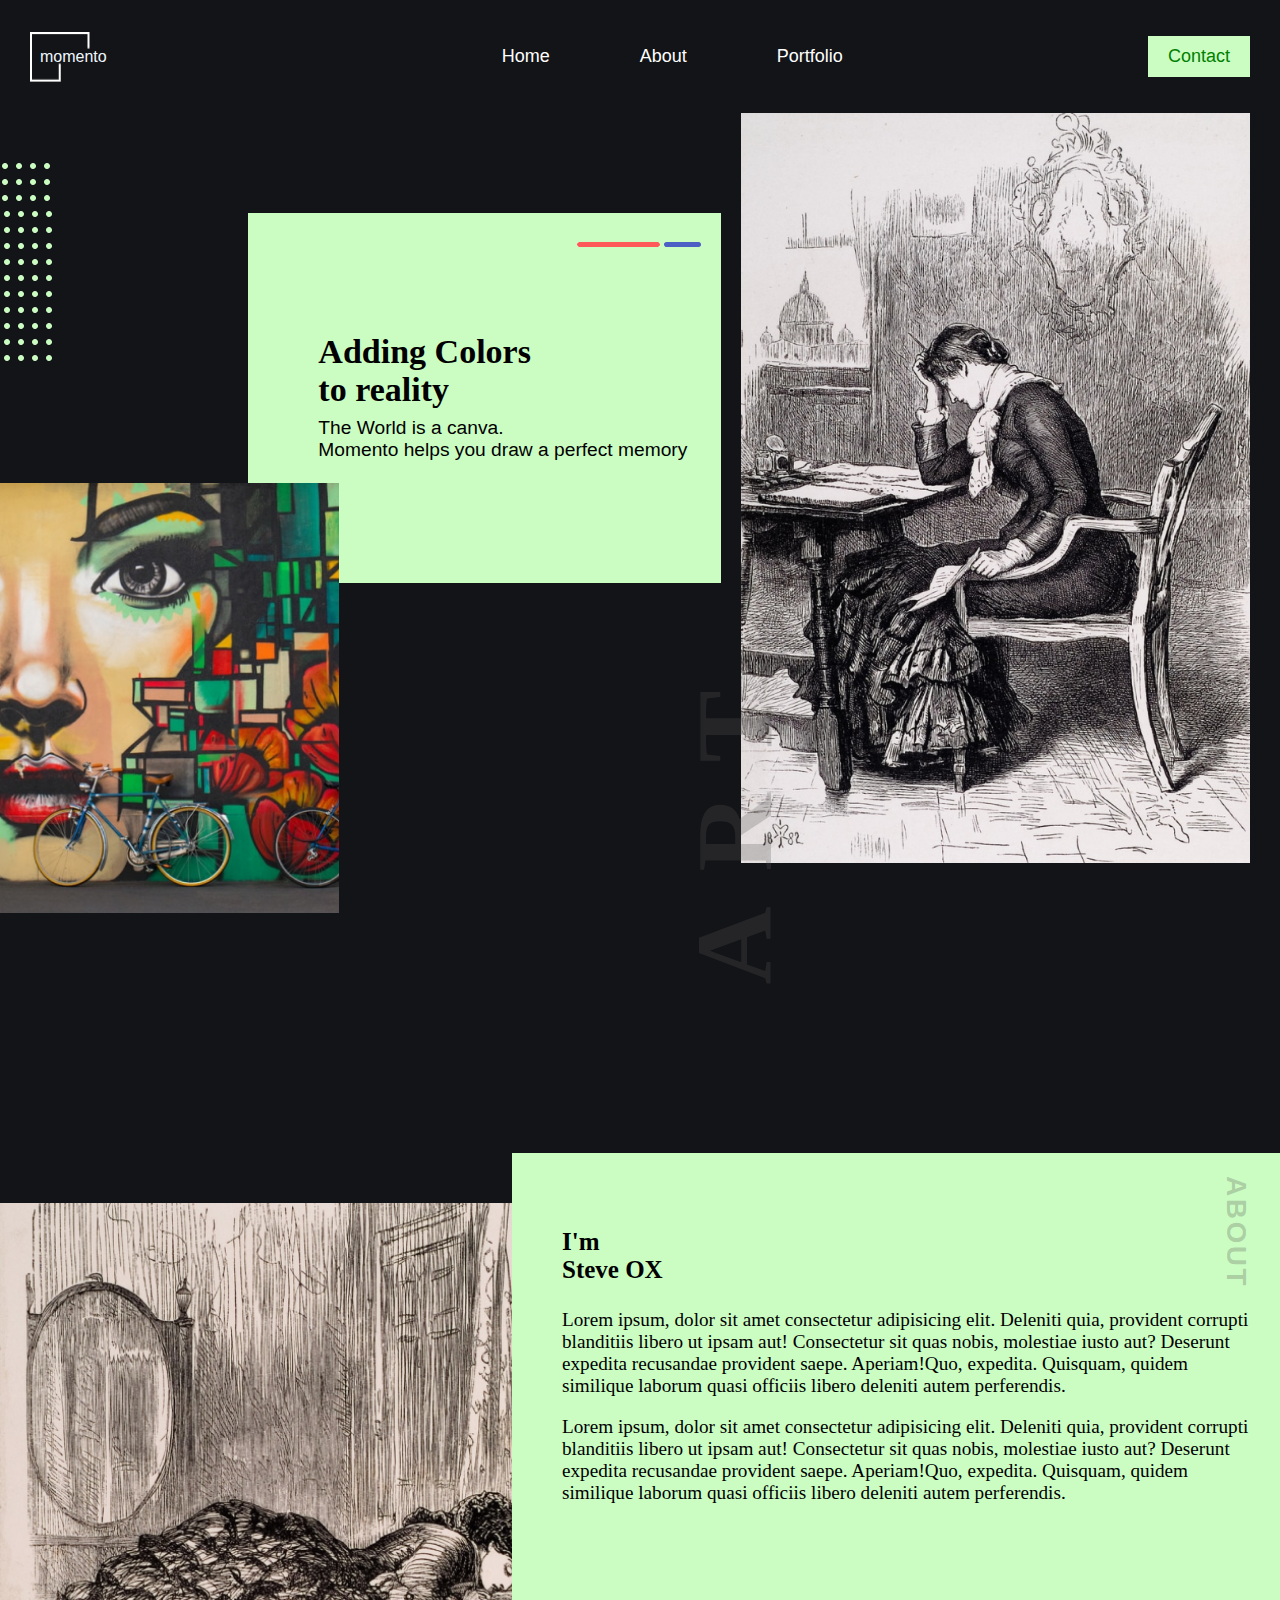
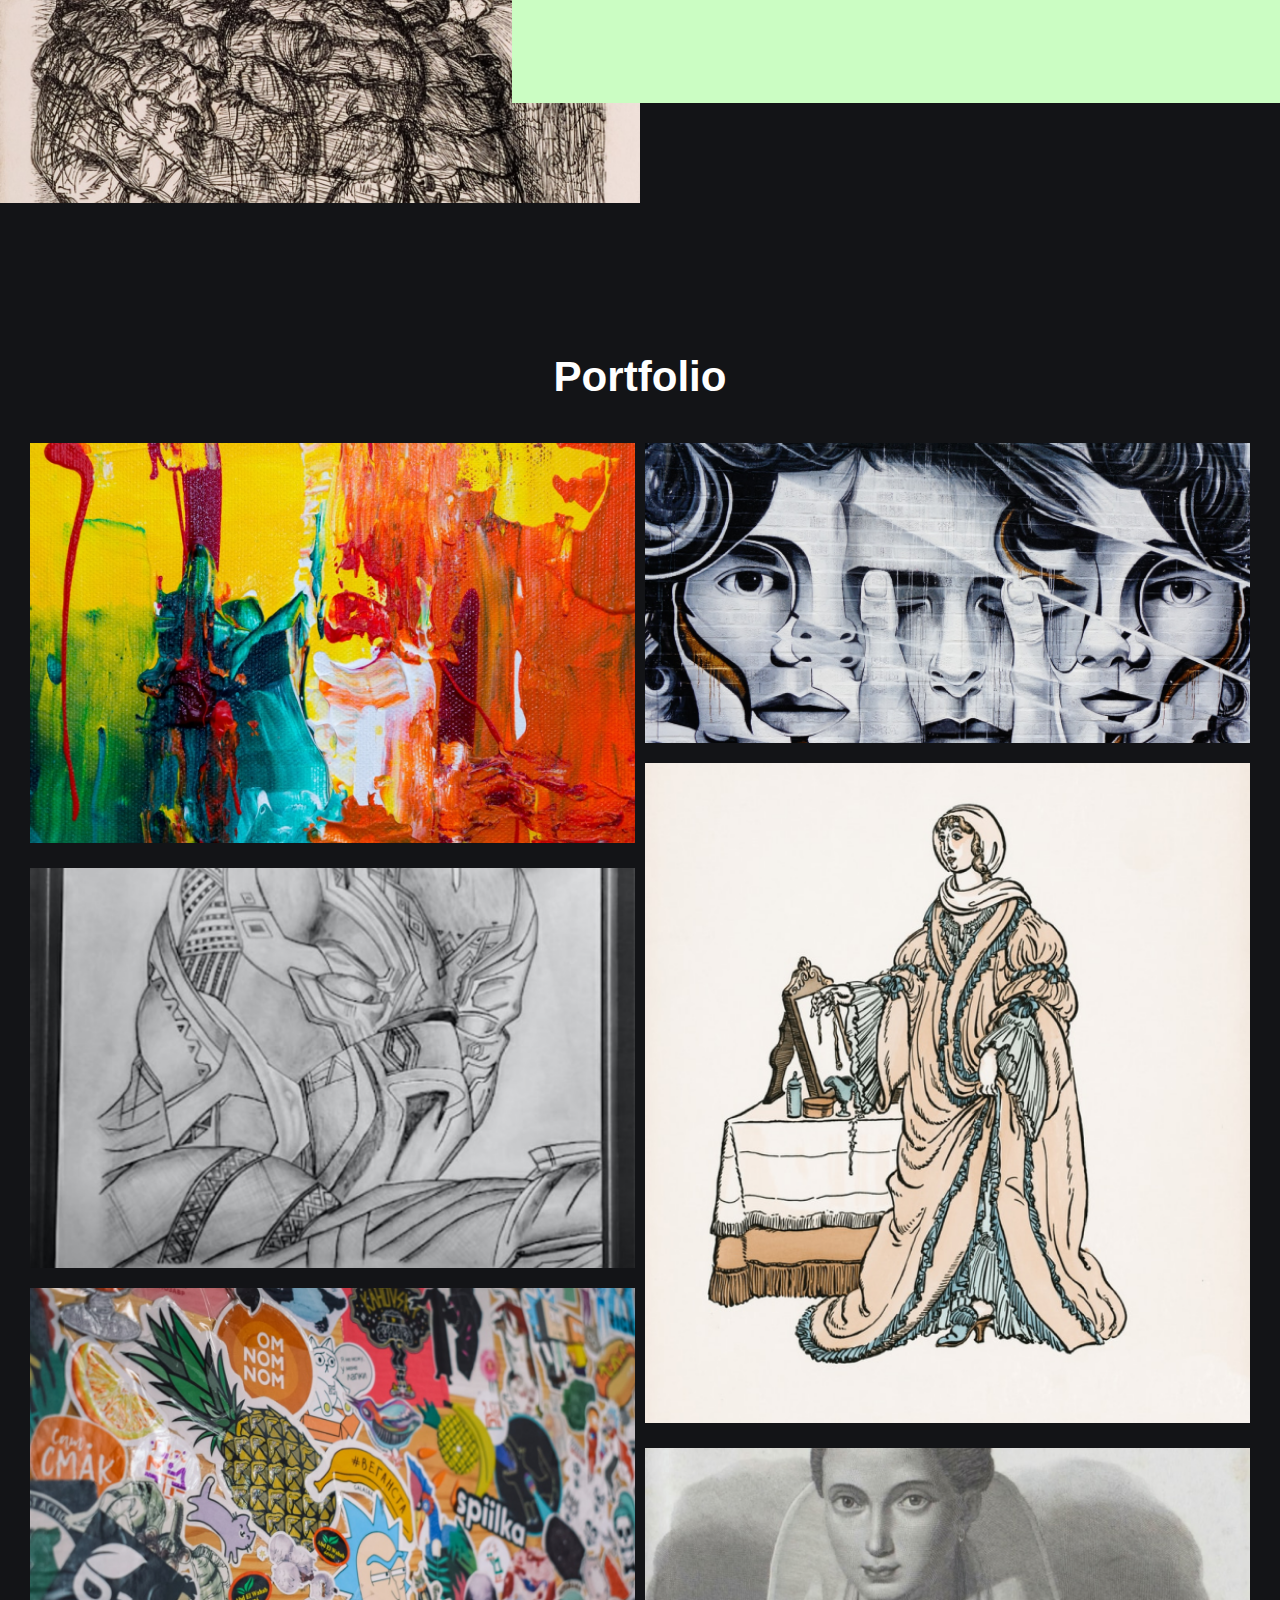
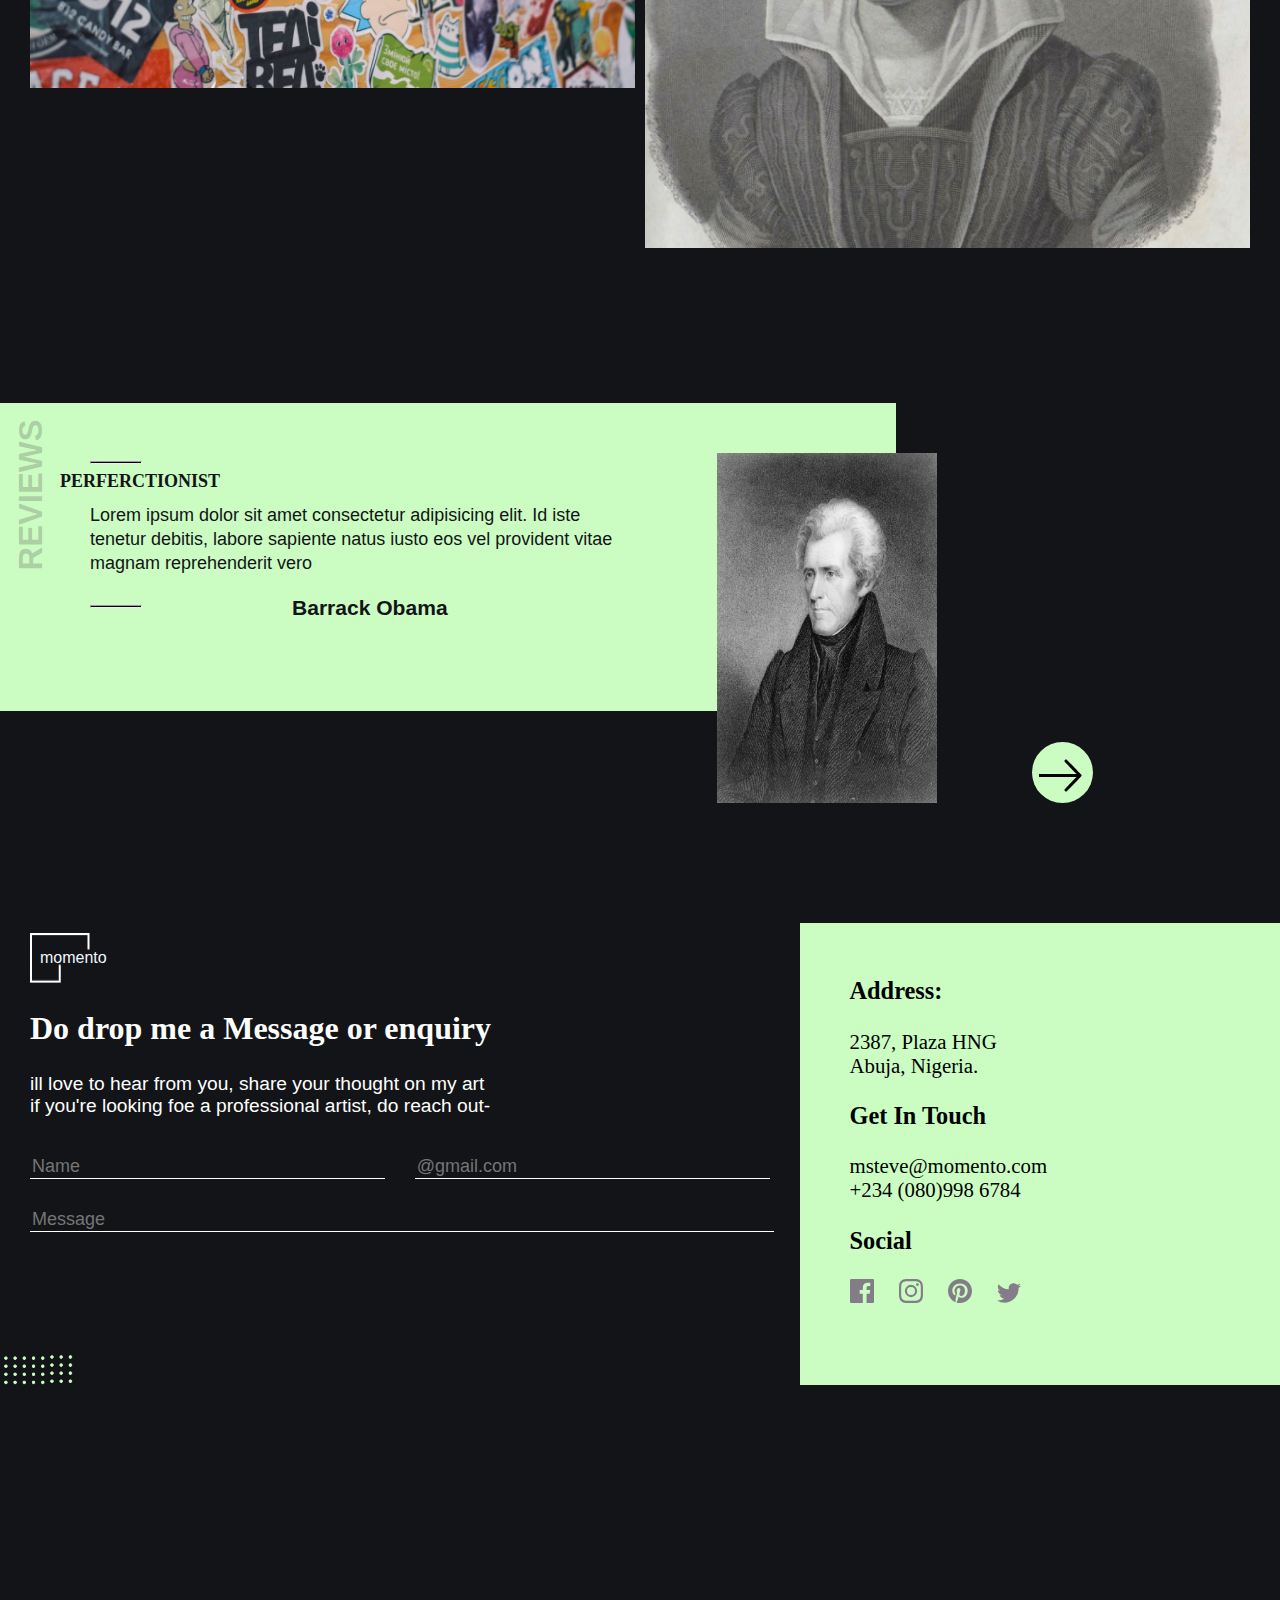
<file: figma/index.html>
<!DOCTYPE html>
<html lang="en">
<head>
    <meta charset="UTF-8">
    <meta name="viewport" content="width=device-width, initial-scale=1.0">
    <title>ArtistPorfolio</title>
    <link rel="stylesheet" href="index.css">
</head>
<body>
    <header>
        <div class="logo">
            <img src="./image/Vector 1.png" alt="">
            <p class="logo-text">momento</p>
        </div>
        <div class="toggle">
            <img class="toggle-img" src="./image/nav-bar.png" alt="">
        </div>
        <div class="nav">
            <ul>
                <li><a href="">Home</a></li>
                <li><a href="">About</a></li>
                <li><a href="">Portfolio</a></li>
            </ul>
        </div>
        <div class="contact">
            <ul>
                <li><a href="">Contact</a></li>
            </ul>
        </div>
    </header>
    <section class="main">
        <div class="bg-img">
            <img class="bg-img-image" src="./image/Rectangle3.png" alt="">
        </div>

        <div class="main-content">
            <div class="main-items">
                <div class="main-items-shapes">
                    <img src="./image/square1 (2).png" alt="">
                    <img src="./image/square1 (1).png" alt="">
                </div>
                <div class="main-items-text">
                    <h2>Adding Colors<br>to reality</h2>
                    <p>The World is a canva.<br>
                        Momento helps you draw a perfect memory
                    </p>
                </div>
                
            </div>
            <div class="main-items-image">
                
            </div>
        </div>
        <div class="transform">
            <h3 class="transform-text">ART</h3>
        </div>
        <div class="group-item">
            <img class="group-image" src="./image/Group 5.png" alt="">
        </div>
    </section>
    <section class="about">
        <div class="about-image">
        </div>
        <div class="about-text">
            <div class="about-first-text">
                <h3>I'm <br> Steve OX</h3>
                <p>Lorem ipsum, dolor sit amet consectetur adipisicing elit.
                     Deleniti quia, provident corrupti blanditiis libero ut 
                     ipsam aut! Consectetur sit quas nobis, molestiae iusto aut? 
                     Deserunt expedita recusandae provident saepe. Aperiam!Quo, 
                     expedita. Quisquam, quidem similique laborum quasi officiis 
                     libero deleniti autem perferendis.</p>
                     <p>Lorem ipsum, dolor sit amet consectetur adipisicing elit.
                        Deleniti quia, provident corrupti blanditiis libero ut 
                        ipsam aut! Consectetur sit quas nobis, molestiae iusto aut? 
                        Deserunt expedita recusandae provident saepe. Aperiam!Quo, 
                        expedita. Quisquam, quidem similique laborum quasi officiis 
                        libero deleniti autem perferendis.</p>
            </div>
            <div class="about-second-text">
                <h3 class="second-transform">ABOUT</h3>
            </div>
        </div>
    </section>
    <section class="portfolio">
            <div class="portfolio-text">
                    <h3>Portfolio</h3>
            </div>
            <div class="portfolio-grid">
                <div class="Portfolio1">
                </div>
                <div class="Portfolio2">
                </div>
                <div class="Portfolio3">
                </div>
                <div class="Portfolio4">
                </div>
                <div class="Portfolio5">
                 </div>
                 <div class="Portfolio6">
                 </div>
            </div>
    </section>
    <section class="review"> 
        <div class="review-items-text">
            <div class="review-first-text">
                <h3>REVIEWS</h3>
            </div>
            <div class="review-second-text">
                <div class="perfect-items">
                    <div class="pefect-text">
                        <hr>
                        <h3>PERFERCTIONIST</h3>
                    </div>
                    <div class="flex-items"> 
                        <!-- <hr> -->
                        <p>Lorem ipsum dolor sit amet consectetur adipisicing elit. Id iste tenetur debitis, labore sapiente natus iusto eos vel provident vitae magnam reprehenderit vero  </p>
                    </div>
                    <!-- <hr>
                    <p>Lorem ipsum dolor sit amet consectetur adipisicing elit. Id iste tenetur debitis, labore sapiente natus iusto eos vel provident vitae magnam reprehenderit vero  </p> -->
                </div>
                <div class="footer-text">
                    <hr><h3>Barrack Obama</h3>
                </div>
            </div>
        </div>
        <div class="review-items-image">
            <img class="barrack-image" src="./image/rec11.png" alt="">
            <div class="icon-arrow">
                <img src="./image/arrow.png" alt="">
            </div>
        </div>
    </section>
    <footer>
        <div class="msg-box">
            <div class="msg-items">
                <div class="logo">
                    <img src="./image/Vector 1.png" alt="">
                        <p class="logo-text">momento</p>
                </div>
                <div class="msg-first-text">
                        <h2 class="second-hide">Do drop me a Message or enquiry</h2>
                    <h2 class="first-hide">Lets's Talk</h2>
                    <p class="msg-part">ill love to hear from you, share your thought on my art
                        <br><span class="msg-part2">if you're looking foe a professional artist, do reach out-</span>
                    </p>
                </div>
                <div class="msg-second-text">
                    <form action="">
                        <div class="first-input">
                            <input class="first-input-text" type="text" placeholder="Name" required>
                            <input type="text" placeholder="@gmail.com" required>
                        </div>
                        <div class="second-input">
                            <input type="text" name="" id="" placeholder="Message">
                        </div>
                    </form>
                </div>
            </div>
            <div class="msg-image-item">
                <img class="msg-img" src="./image/Group 5.png" alt="">
            </div>

        </div>
        <div class="address-box">
            <div class="address-items">
                <div class="logo-footer">
                    <img  src="./image/Vector 2.png" alt="">
                    <p class="logo-footter-text">momento</p>
                </div>
                <div class="Address">
                    <h3>Address:</h3>
                    <p>2387, Plaza HNG<br>Abuja, Nigeria.</p>
                </div>
                <div class="get-in">
                    <h3>Get In Touch</h3>
                    <p>msteve@momento.com<br>
                    +234 (080)998 6784</p>
                </div>
                <div class="social">
                    <h3>Social</h3>
                    <img src="./image/icon-facebook.svg" alt="">
                    <img src="./image/icon-instagram.svg" alt="">
                    <img src="./image/pinterest.svg" alt="">
                    <img src="./image/twitter.svg" alt="">
                </div>
            </div>
        </div>
    </footer>
</body>
</html>
</file>
<file: figma/index.css>
body{
    background-color: #131417;
    margin: 0;
}
header{
    display: flex;
    justify-content: space-between;
    align-items: center;
    margin: 30px;
}
.logo{
    display: flex;
}
a, .logo-text{
    font-family: 'poppins', sans-serif;
}
.first-hide, .second-hide{
    font-size: 2.0em;
}
.msg-part{
    font-size: 1.2em;
    font-family: 'Poppins', sans-serif;
}
.logo-text{
    color: aliceblue;
    margin-left: -50px;
}
.main{
    margin: 30px 30px 30px 0px;
    }
.bg-img-image{
    height: 294px;
    width: 100%;
}
.group-item{
    position: absolute;
}
.group-image{
    position: absolute;
    top: 50px;
}

.fixed{
    position: absolute;
}
.fixed-img{
    height:100px;
    position: absolute;
    top: -510px;
    left: -30px;
}
.main-items-shapes{
    float: right;
}
.msg-first-text{
    color: #ffffff;
}
.portfolio-text{
    text-align: center;
    color: #ffffff;
    margin-top: 100px;
    text-align: center;
    font-weight: bold;
    font-size: 36px;
    line-height: 48px;
    font-family: 'playfair', sans-serif;
}
.pefect-text h3{
    font-size: 18px;
    color: #131417;
}
.review{
    margin-top:400px ;
}
.review-items-text{
    background: #CBFDC3;
    display: flex;
    width: 70%;
}
.review-first-text{
    position: absolute;
    font-size: 28px;
}
.review-second-text{
    margin: 30px;
}
.transform{
    position: absolute;
    left:570px;
    top: 650px;
}
.about-first-text h3{
    font-size: 25px;
}
.about-first-text p{
    font-size: 18px;
}
.main-items-text p{
    margin-top: -20px;
    font-family: 'poppins', sans-serif;
    font-size: 1.2em;
}
.main-items-text h2{
    font-size: 34px;
}
.transform-text{
    position: absolute;
    color: rgba(90, 87, 87, 0.26);
    transform: rotate(-90deg);
    font-size: 108px;
    letter-spacing: 35px;
}
.review-first-text h3{
    position: absolute;
    color: rgba(80, 74, 74, 0.26);
    transform: rotate(-90deg);
    top: 40px;
    left:-45px;
    font-family: 'Poppins', sans-serif;
}
.flex-items p, .footer-text{
    font-family: 'Poppins', sans-serif;
    font-weight: 300;
    line-height: 24px;
    color: #131417;
    font-size: 18px
}

.about{
    margin: 300px 0px;
}
.footer-text h3{
    margin-left: 50%;
}
.about-first-text{
    width: 80%;
    margin: 50px 20px 0px 50px; 
}
.Portfolio1, .Portfolio2, .Portfolio3, 
    .Portfolio4, .Portfolio5, .Portfolio6{
        background-repeat: no-repeat;
        background-size: cover;
        margin-bottom: 10px;
        width: 100%;
    }
hr{
    width: 50px;
    float: left;
    background-color: black;
    height: 1px;
}
.main-content{
    margin: 0;
}
.msg-box{
    background:#131417;
}
input{
    border-style: none;
    border-color: none;
    background: none;
    outline: none;
    border-bottom: 1px solid #ffffff;
} 
.second-transform{
    position: absolute;
    color: rgba(80, 74, 74, 0.26);
    transform: rotate(90deg);
    top:35px;
    font-size: 28px;
    letter-spacing: 0.09em;
    font-family: 'poppins', sans-serif;
   }
.logo-footter-text{
    font-family: 'Poppins', sans-serif;
}
.Address, .get-in, .social{
    font-size: 1.3em;
}
.about-first-text p{
    font-size: 1.2rem;
    font-family: 'Poppins'sans-serif;
}
 @media (max-width:499px) {
    .about-image{
        height: 00px;
    }
    .about-text{
        display: flex;
    }
    .portfolio{
        margin: 30px 30px 0px 30px;
        height: 950px;
    }
    .Portfolio1{
        background-image: url(./image/Rectangle\ 8.png);
        height: 200px;
    }
    .Portfolio2{
        background-image: url(./image/rec2.png);
        height: 150px;
    }
    .Portfolio3{
        background-image: url(./image/rec3.png);
        height:200px;
    }
    .Portfolio4{
        background-image: url(./image/rec4.png);
        height: 300px;
    }
    .Portfolio5{
        background-image: url(./image/rec5.png);
        height: 200px;
    }
    .Portfolio6{
        background-image: url(./image/rec6.png);
        height: 200px;
    }
    .review-text-items{
        display: flex;
    }
    .main-items {
        padding: 20px;
    }
    .about-image{
        background-image: url(./image/rec1.png);
        background-repeat: no-repeat;
        background-size: cover;
        height: 400px;
    }
    .about{
        margin: 30px 30px 0px 30px;
    }
    .about-text{
        display: flex;
        background-color: #CBFDC3;
    }
    .about-second-text{
        position: absolute;
        right: 100px;
    }
    .about-first-text{
        width: 80%;
        margin: 50px 20px 0px 50px; 
    }
    .review{
        margin-left: 30px;
        margin-right: 30px;
        margin-top: 500px;
    }
    .barrack-image{
        width: 100%;
    }
    .review-items-text{
        width:100%;
    }
    .icon-arrow{
        background-color: #CBFDC3;
        align-self: flex-end;
        padding: 5px 7px;
        border-radius: 70px;
        width: 50px;
        }
    .review-second-text{
        margin-left: 50px;
    }
    .footer-text h3{
        margin-left:30%;
    }
    }
    @media(min-width:500px){
    .about-image{
        height: 400px;
    }
    .barrack-image{
        width: 70%;
    }
    .review{
        margin-left: 0px;
        margin-right: 0px;
    }
    .footer-text h3{
        margin-left: 30%;
    }
    .review-items-text{
        background: #CBFDC3;
        display: flex;
        width: 70%;
    }
    .review-second-text{
        width: 60%;
        margin: 50px 70px;
    }
    .review-items-image{
        display: flex;
    }
    .icon-arrow{
    background-color: #CBFDC3;
    align-self: flex-end;
    margin-left: 10px;
    padding: 5px 7px;
    border-radius: 70px;
    }
    .barrack-image{
        height: 300px;
    }
   .review{
       position: absolute;
       margin-top: 1200px;
   }
    .review-items-image{
        position: absolute;
        top: 50px;
        left:56%;
    }
    }
@media (min-width:500px){
    .portfolio{
        margin: 30px 30px 0px 30px;
        height: 950px;
    }
    .Portfolio1{
        background-image: url(./image/Rectangle\ 8.png);
        height: 300px;
    }
    .Portfolio2{
        background-image: url(./image/rec2.png);
        height: 250px;
    }
    .Portfolio3{
        background-image: url(./image/rec3.png);
        height:300px;
    }
    .Portfolio4{
        background-image: url(./image/rec4.png);
        height: 500px;
    }
    .Portfolio5{
        background-image: url(./image/rec5.png);
        height: 300px;
    }
    .Portfolio6{
        background-image: url(./image/rec6.png);
        height: 300px;
    }
    footer{
        margin-top: 1700px;
    }
    .first-input{
        display: flex;
    }
    .first-input-text{
        margin-right: 30px;
    }
    input{
        width: 100%;
    }
}
@media(max-width:512px){
    .msg-img{
        display: none;
    }
}
@media (min-width:600px){
    .address-box{
        margin-top: 20px;
        background: #CBFDC3;
        padding: 30px 0px 50px 50px;
    }
}
@media (min-width: 750px){
    footer{
        display: flex
    }
    .msg-box{
        width: 65%;
    }
    .address-box{
        width:35%;
        height: 382px;
    }
    .logo-footer{
        display: none;
    }
    .msg-items{
        margin:30px;
    }
    .first-input input{
        padding-top: 20px;
        margin-bottom: 10px;
        font-size: 18px;
        color: #ffffff;
    }
    .second-input input{
        padding-top: 20px;
        font-size: 18px;
        color: #ffffff;
    }
    .msg-image-item{
        position: absolute;
    }
    .msg-img{
        width:30px;
        position: absolute;
        transform: rotate(90deg);
        top:50px;
    }
    
}
@media (max-width:600px){
    input{
        width: 100%;
    }
    .msg-items{
        margin:30px;
    }
    .first-input input{
        padding-top: 20px;
        margin-bottom: 10px;
        font-size: 18px;
        color: #ffffff;
    }
    .second-input input{
        padding-top: 20px;
        font-size: 18px;
        color: #ffffff;
    }
    .msg-image-item{
        position: absolute;
    }
    .msg-box{
        display:flex ;
    }
    .msg-first-text{
        color: #ffffff;
    }
    .msg-img{
        width:30px;
        position: absolute;
        transform: rotate(90deg);
        top:270px;
    }
    .address-box{
        margin-top: 20px;
        background: #CBFDC3;
        padding: 30px 0px 50px 50px;
    }
    .social img{
        margin-right: 20px;
    }
    .logo-footer{
        display: flex;
    }
    .logo-footter-text{
     margin-left: -40px;
    }
    .msg-image-item{
        position: absolute;
    }
}
@media (max-width:749px){
    .bg-img-image{
        height:550px;
    }
    .nav, .contact{
        display: none;
    }
    .main{
        margin: 30px 30px 0px 30px;
    }
    .main-content, .about-text{
        background-color: #CBFDC3;
    }
    .main-items{
        /* width: 70%;
        float: right;
        /* background-color: #ffffff; */
        padding: 20px;
    }
    .main-items-text{
        padding-top: 50px;
    }
    .about-image{
        background-image: url(./image/rec1.png);
        background-repeat: no-repeat;
        background-size: cover;
    }
    .about{
        margin: 30px 30px 0px 30px;
    }
    .about-text{
        display: flex;
    }
    .about-second-text{
        position: absolute;
        right: 100px;
    }
    .about-first-text{
        width: 90%;
        margin: 50px 20px 0px 50px; 
    }
    input{
        width: 100%;
    }
    .msg-items{
        margin:30px;
    }
    .first-input input{
        padding-top: 20px;
        margin-bottom: 10px;
        font-size: 18px;
        color: #ffffff;
    }
    .second-input input{
        padding-top: 20px;
        font-size: 18px;
        color: #ffffff;
    }
    .msg-image-item{
        position: absolute;
    }
    .msg-first-text{
        color: #ffffff;
    }
    .msg-img{
        width:30px;
        position: absolute;
        transform: rotate(90deg);
        top:270px;
    }
    .address-box{
        margin-top: 20px;
        background: #CBFDC3;
    }
    .social img{
        margin-right: 20px;
    }
    .logo-footer{
        display: flex;
    }
    .logo-footter-text{
     margin-left: -40px;
    }
}
@media (min-width:749px){
    
    .toggle{
        display: none;
    }
ul{
    display: flex;
    list-style: none;
}
.nav ul li{
    padding-left: 50px;

}
.nav ul li a{
    padding:10px 20px;
}
.nav ul li a:hover{
    background: #CBFDC3;
    color: green;
}
a{
    text-decoration: none;
    color: #ffffff;
    font-size: 18px;
    font-family: 'poppins', sans-serif;
}
.contact{
    background: #CBFDC3;
    text-align: center;
}
.contact a{
    color: green;
}
.contact ul{
    margin: 0;
    padding: 0;
}
.contact ul li{
    padding: 10px 20px;
}
.bg-img-image{
    height: 450px;
    width: 100%;
    }
}
@media (min-width:750px){
    .social img {
        margin-right: 20px;
    }
    .bg-img{
        background-color: #ffffff;
    }
    .main-items-section1{
        background: #ffffff;
    }
    .about{
        display: grid;
        grid-template-columns:1fr 1fr 1fr 1fr 1fr 1fr 1fr 1fr 1fr 1fr;
        grid-template-rows: repeat(10, 50px);
        width: 100%;
    }
    .about-image{
        height: 500px;
        background-size: cover;
        background-image: url(./image/rec1.png);
        grid-column: 1/6;
        grid-row: 2/4;
        background-repeat: no-repeat;
    }
    .about-text{
        background-color: #CBFDC3;
        grid-column: 5/11;
        height: 500px;
        display: flex;
    }
    .about-first-text{
        width: 100%;
    }
    .about-second-text{
        position: absolute;
        right: 100px;
    }
    .main{
        display: grid;
        grid-gap: 20px;
        grid-template-columns: 1fr 1fr 1fr 1fr 1fr 1fr 1fr 1fr 1fr 1fr 1fr 1fr;
        grid-template-rows: 300px 300px 100px ;
    }
    .bg-img{
        grid-column: 6/13;
        grid-row: 1/4;
    }
    .main-content{
        grid-column:1/6;
        grid-row: 1/4;
    }
    
    .bg-img-image{
        height: 750px;
    }
    .main-items-text{
        margin: 100px 0px 0px 50px;
    }
    .main-items{
        width: 70%;
        float: right;
        background-color:#CBFDC3;
        padding: 20px;
        margin-top: 100px;
        height: 330px;
    }
}
@media(min-width:900px){
    .review-second-text {
        margin: 70px 90px;
    }
    .pefect-text{
        position: absolute;
        top:50px;
    }
    .pefect-text h3{
        position: absolute;
        left:-30px;
    }
    .flex-items{
        margin-top: 30px;
    }  
    .footer-text hr{
        margin-right: 150px;
    }
    }
    @media(min-width:1064px){
        .barrack-image{
            height: 350px;
        }
        .icon-arrow{
            margin-left: 30%;
        }
    }
    @media(max-width:1065px){
        .transform{
            display: none;
        }
    }
@media (min-width:950px){
    .main-items{
        width: 60%;
        float: right;
        background-color: #CBFDC3;
        padding: 20px;
        margin-top: 100px;
        height: 330px;
    }
    .main-items-image{
        background-image: url(./image/rex.png);
        height: 430px;
        background-size: cover;
        background-repeat: no-repeat;
        width: 47%;
        position: absolute;
        top: 370px;
    }
    .main-content{
        grid-column: 1/8;
        grid-row: 1/4;
        position: relative;
    }
    .bg-img{
        grid-column: 8/13;
        grid-row: 1/4;
    }
    .main{
        grid-column: 20px;
    }
}
@media (min-width:850px){
    .portfolio-grid{
        display: grid;
        grid-template-columns: 1fr 1fr;
        grid-template-rows: 100px 100px 50px 50px 100px 100px
                        100px 100px 100px 50px 100px 100px  100px 50px 50px
                        100px;
    grid-row-gap: 5px;
    grid-column-gap: 10px;
}
.Portfolio1{
    grid-column: 1/2;
    grid-row: 1/6;
    height: 400px;
}
.Portfolio2{
    grid-column: 2/3;
    grid-row: 1/5;
    height: 300px;
}
.Portfolio3{
    grid-column: 1/2;
    grid-row: 6/11;
    height: 400px;
}
.Portfolio4{
    grid-column: 2/3;
    grid-row: 5/15;
    height: 660px;
}
.Portfolio5{
    grid-column: 1/2;
    grid-row: 10/15;
    height: 400px;
}
.Portfolio6{
    grid-column: 2/3;
    grid-row: 12/16;
    height: 400px;
}
.review{
    position: absolute;
    margin-top: 700px;
}
footer{
    margin-top: 1200px;
}
.first-hide{
    display: none;
}
.address-box{
    height: 382px;
}
}
@media(max-width:850px){
    .second-hide{
        display: none;
    }
    .msg-part2{
        display: none;
    }
}
@media (min-width:1070px){
.about-image{
    height: 600px;
}
.about-text{
    height: 550px;
}
}
 @media(min-height:736px){
    footer{
        height:1050px;
    }
}
/* @media(min-height:667px){
    footer{
        height:990px;
    }
}  */
@media(min-height:731px){
    footer{
        height:1050px
    }
}
@media(min-height:812px){
    footer{
        height:1100px;
    }
}
@media(min-height:823px){
    footer{
        height: 1100px;
    }
}
 @media(min-height:1024px){
    footer{
        height:900px;
}
} 
@media(min-height:1035px){
    footer{
         height: 1250px; 
    }
}
</file>
